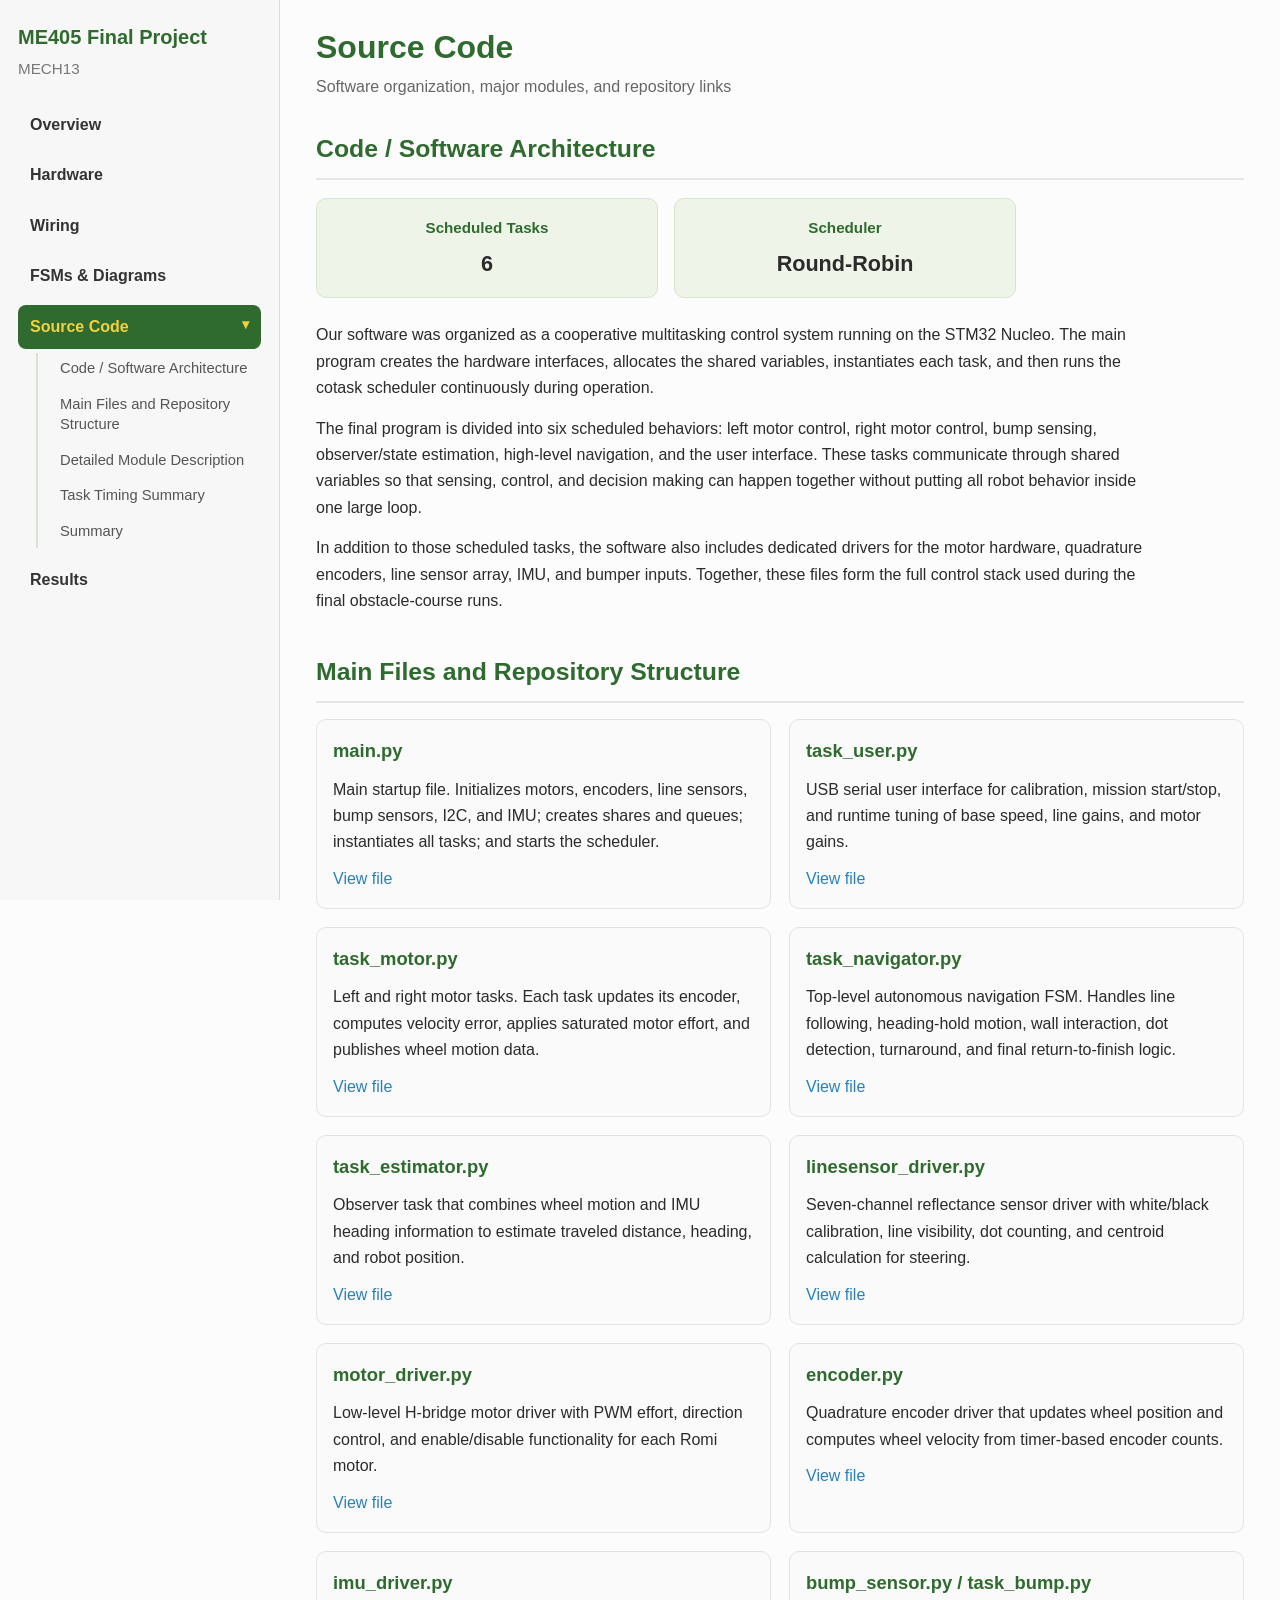
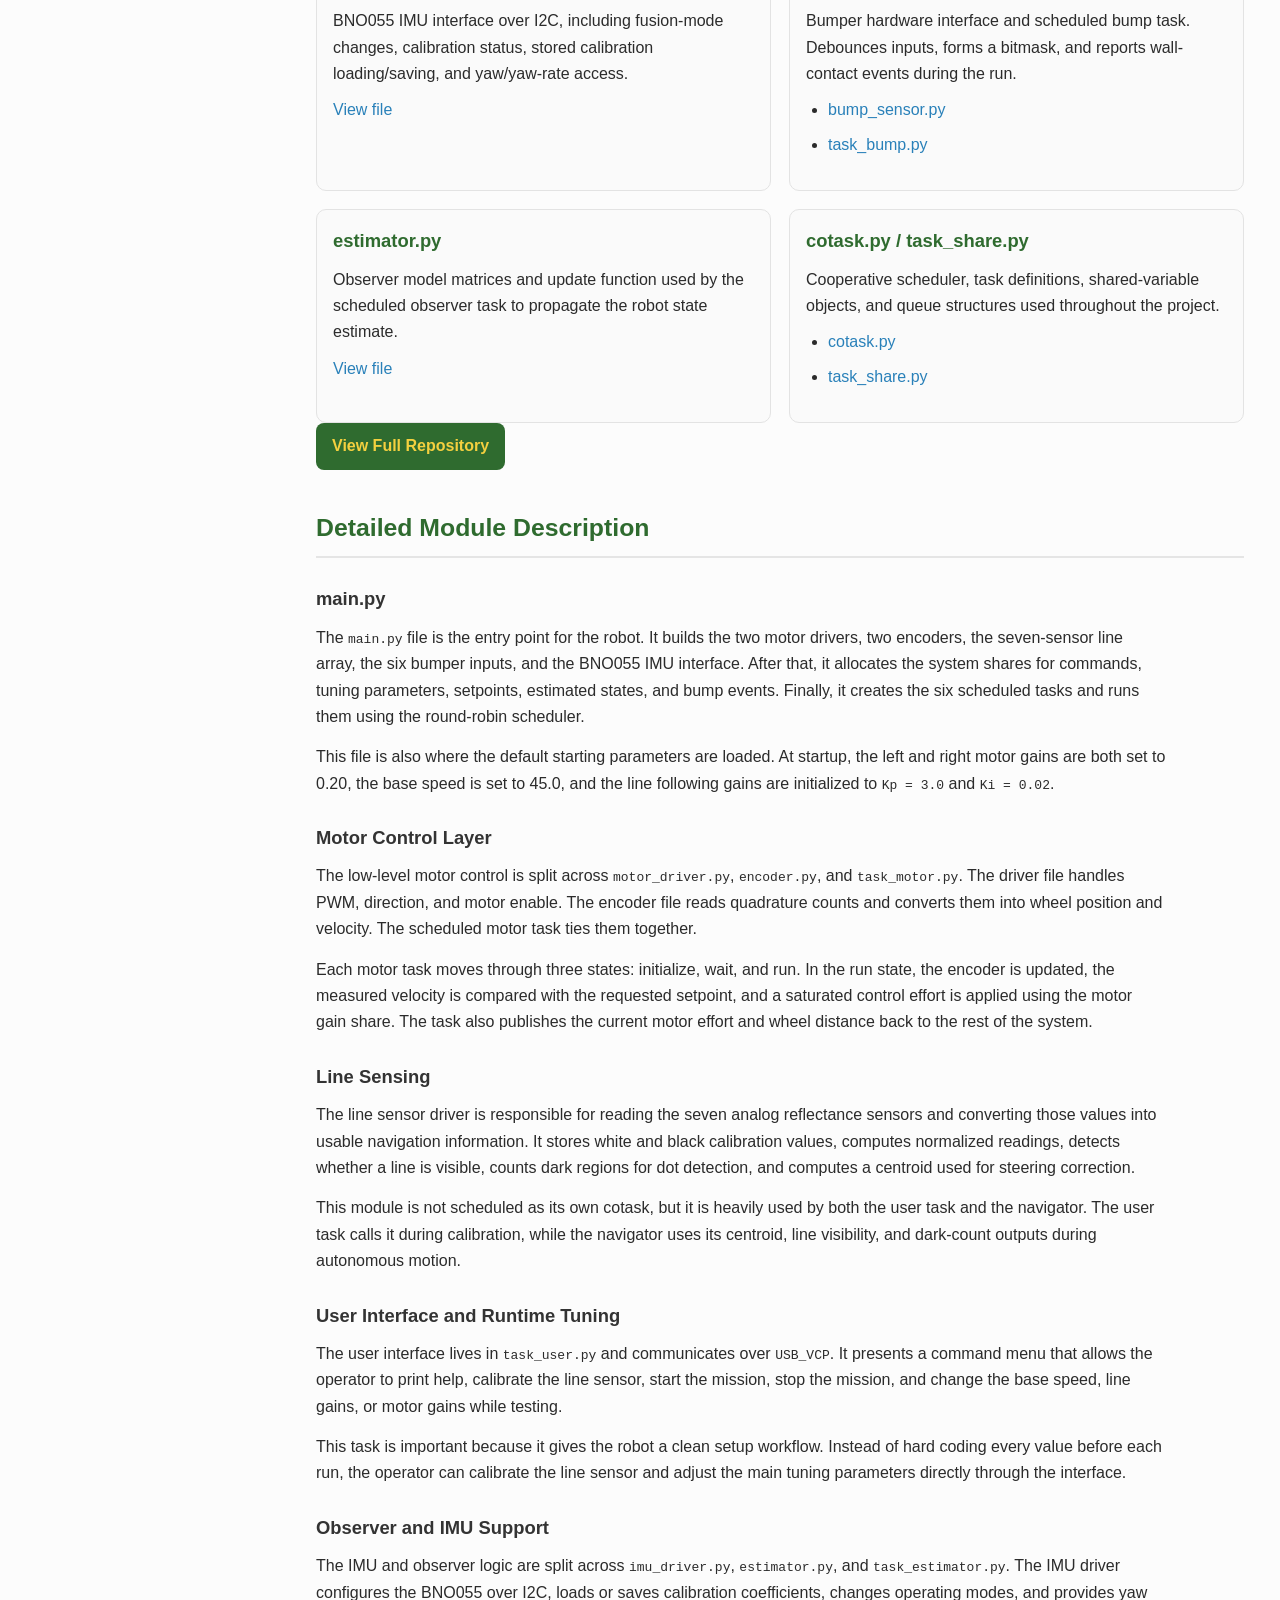
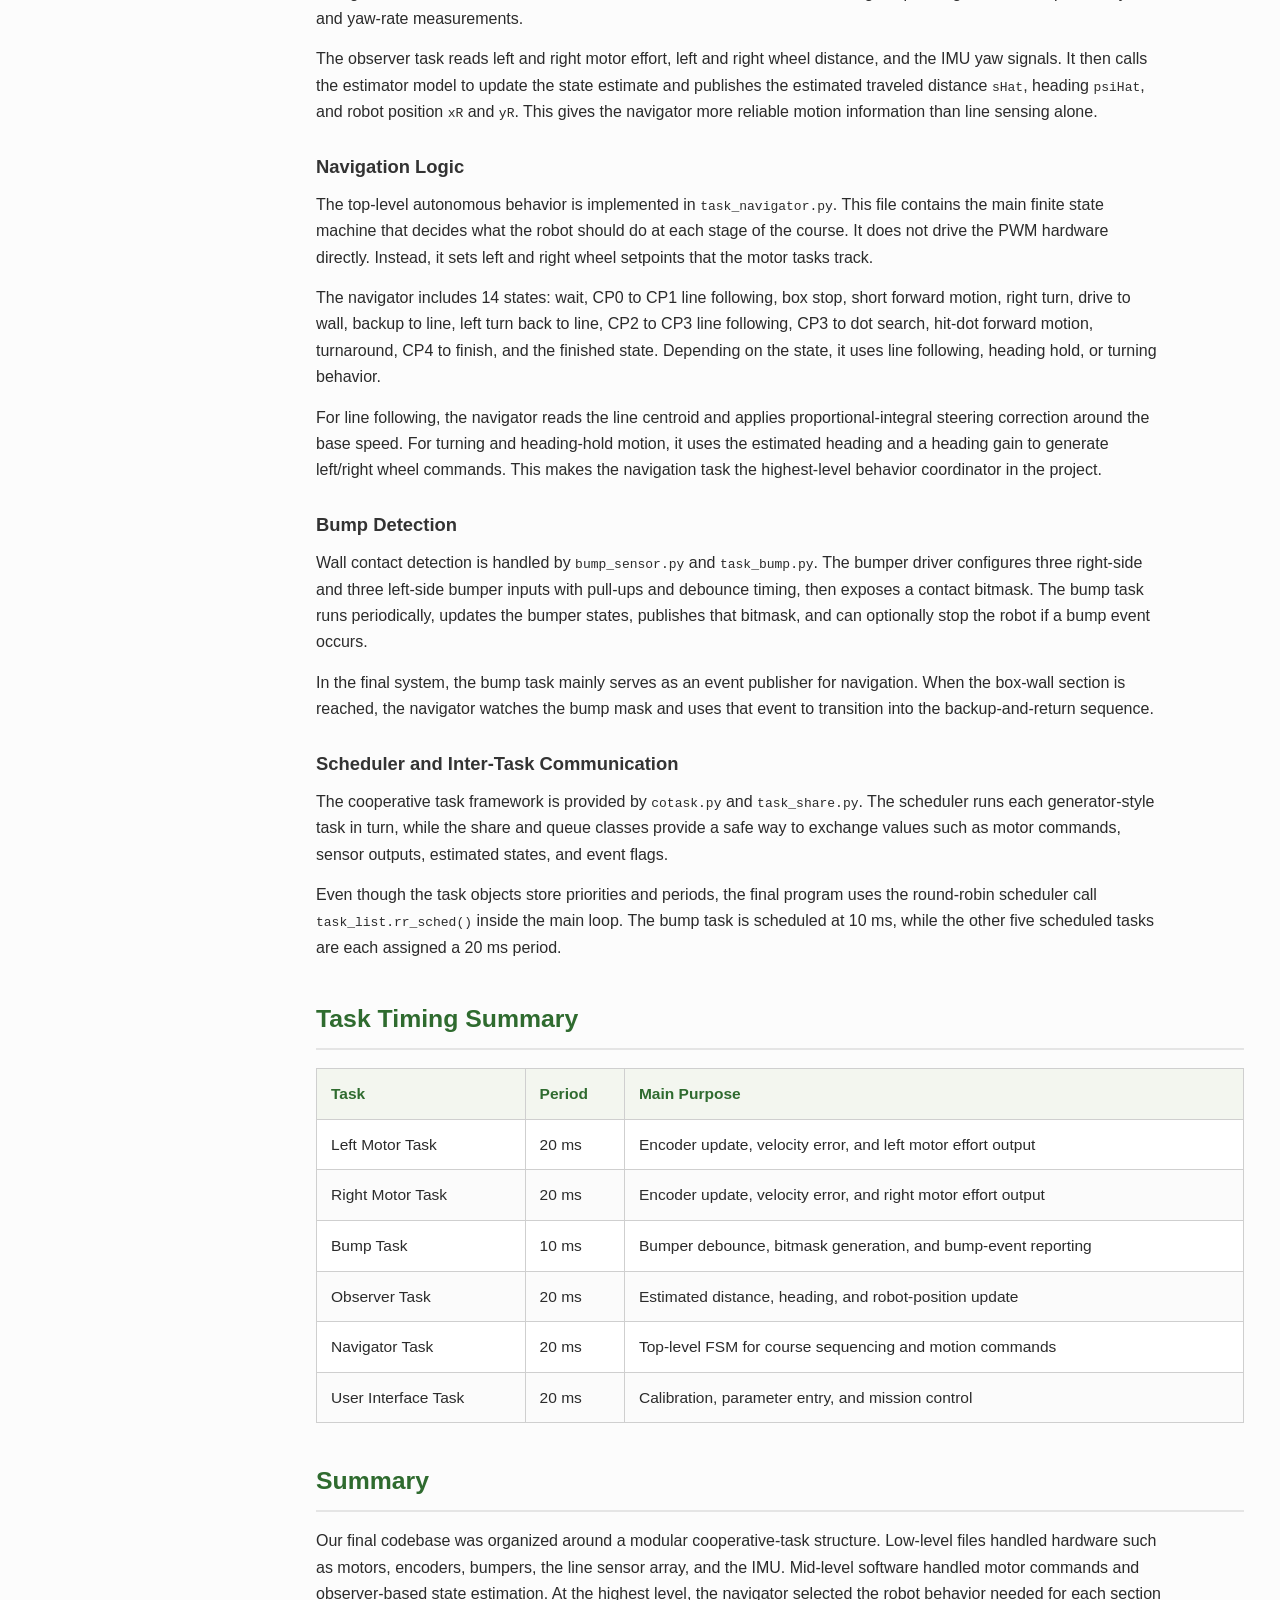
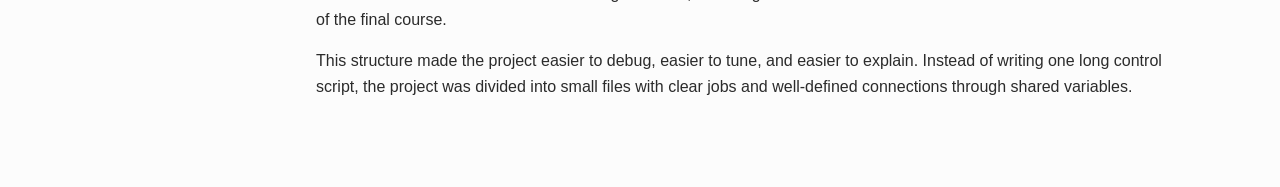
<file: code.html>
<!DOCTYPE html>
<html lang="en">
<head>
  <meta charset="UTF-8" />
  <meta name="viewport" content="width=device-width, initial-scale=1.0" />
  <title>ME405 Final Project - MECH13 | Source Code</title>
  <link rel="stylesheet" href="style.css" />
</head>
<body>
  <div class="page">
    <aside class="sidebar">
      <div class="sidebar-title">
        <h1>ME405 Final Project</h1>
        <p>MECH13</p>
      </div>

      <nav class="sidebar-nav">
        <a href="index.html">Overview</a>
        <a href="hardware.html">Hardware</a>
        <a href="wiring.html">Wiring</a>
        <a href="diagrams.html">FSMs &amp; Diagrams</a>

        <div class="nav-group">
          <a class="active" href="code.html">Source Code</a>
          <div class="sidebar-subnav">
            <a href="#code-software-architecture">Code / Software Architecture</a>
            <a href="#main-files-repository-structure">Main Files and Repository Structure</a>
            <a href="#detailed-module-description">Detailed Module Description</a>
            <a href="#task-timing-summary">Task Timing Summary</a>
            <a href="#code-summary">Summary</a>
          </div>
        </div>

        <a href="results.html">Results</a>
      </nav>
    </aside>

    <main class="content">
      <header class="doc-header">
        <h1>Source Code</h1>
        <p class="subtitle">Software organization, major modules, and repository links</p>
      </header>

      <section class="doc-section" id="code-software-architecture">
        <h2>Code / Software Architecture</h2>

        <div class="stats">
          <div class="stat">
            <span class="stat-label">Scheduled Tasks</span>
            <span class="stat-value">6</span>
          </div>
          <div class="stat">
            <span class="stat-label">Scheduler</span>
            <span class="stat-value">Round-Robin</span>
          </div>
        </div>

        <p>
          Our software was organized as a cooperative multitasking control system running on the
          STM32 Nucleo. The main program creates the hardware interfaces, allocates the shared
          variables, instantiates each task, and then runs the cotask scheduler continuously during
          operation.
        </p>

        <p>
          The final program is divided into six scheduled behaviors: left motor control, right motor
          control, bump sensing, observer/state estimation, high-level navigation, and the user
          interface. These tasks communicate through shared variables so that sensing, control, and
          decision making can happen together without putting all robot behavior inside one large loop.
        </p>

        <p>
          In addition to those scheduled tasks, the software also includes dedicated drivers for the
          motor hardware, quadrature encoders, line sensor array, IMU, and bumper inputs. Together,
          these files form the full control stack used during the final obstacle-course runs.
        </p>
      </section>

      <section class="doc-section" id="main-files-repository-structure">
        <h2>Main Files and Repository Structure</h2>

        <div class="code-grid">
          <div class="code-card">
            <h3>main.py</h3>
            <p>
              Main startup file. Initializes motors, encoders, line sensors, bump sensors, I2C, and
              IMU; creates shares and queues; instantiates all tasks; and starts the scheduler.
            </p>
            <a href="https://github.com/KadenGuevarra/ME405_Final_MECH13/blob/main/main.py" target="_blank" rel="noopener noreferrer">View file</a>
          </div>

          <div class="code-card">
            <h3>task_user.py</h3>
            <p>
              USB serial user interface for calibration, mission start/stop, and runtime tuning of
              base speed, line gains, and motor gains.
            </p>
            <a href="https://github.com/KadenGuevarra/ME405_Final_MECH13/blob/main/task_user.py" target="_blank" rel="noopener noreferrer">View file</a>
          </div>

          <div class="code-card">
            <h3>task_motor.py</h3>
            <p>
              Left and right motor tasks. Each task updates its encoder, computes velocity error,
              applies saturated motor effort, and publishes wheel motion data.
            </p>
            <a href="https://github.com/KadenGuevarra/ME405_Final_MECH13/blob/main/task_motor.py" target="_blank" rel="noopener noreferrer">View file</a>
          </div>

          <div class="code-card">
            <h3>task_navigator.py</h3>
            <p>
              Top-level autonomous navigation FSM. Handles line following, heading-hold motion, wall
              interaction, dot detection, turnaround, and final return-to-finish logic.
            </p>
            <a href="https://github.com/KadenGuevarra/ME405_Final_MECH13/blob/main/task_navigator.py" target="_blank" rel="noopener noreferrer">View file</a>
          </div>

          <div class="code-card">
            <h3>task_estimator.py</h3>
            <p>
              Observer task that combines wheel motion and IMU heading information to estimate
              traveled distance, heading, and robot position.
            </p>
            <a href="https://github.com/KadenGuevarra/ME405_Final_MECH13/blob/main/task_estimator.py" target="_blank" rel="noopener noreferrer">View file</a>
          </div>

          <div class="code-card">
            <h3>linesensor_driver.py</h3>
            <p>
              Seven-channel reflectance sensor driver with white/black calibration, line visibility,
              dot counting, and centroid calculation for steering.
            </p>
            <a href="https://github.com/KadenGuevarra/ME405_Final_MECH13/blob/main/linesensor_driver.py" target="_blank" rel="noopener noreferrer">View file</a>
          </div>

          <div class="code-card">
            <h3>motor_driver.py</h3>
            <p>
              Low-level H-bridge motor driver with PWM effort, direction control, and enable/disable
              functionality for each Romi motor.
            </p>
            <a href="https://github.com/KadenGuevarra/ME405_Final_MECH13/blob/main/motor_driver.py" target="_blank" rel="noopener noreferrer">View file</a>
          </div>

          <div class="code-card">
            <h3>encoder.py</h3>
            <p>
              Quadrature encoder driver that updates wheel position and computes wheel velocity from
              timer-based encoder counts.
            </p>
            <a href="https://github.com/KadenGuevarra/ME405_Final_MECH13/blob/main/encoder.py" target="_blank" rel="noopener noreferrer">View file</a>
          </div>

          <div class="code-card">
            <h3>imu_driver.py</h3>
            <p>
              BNO055 IMU interface over I2C, including fusion-mode changes, calibration status,
              stored calibration loading/saving, and yaw/yaw-rate access.
            </p>
            <a href="https://github.com/KadenGuevarra/ME405_Final_MECH13/blob/main/imu_driver.py" target="_blank" rel="noopener noreferrer">View file</a>
          </div>

          <div class="code-card">
            <h3>bump_sensor.py / task_bump.py</h3>
            <p>
              Bumper hardware interface and scheduled bump task. Debounces inputs, forms a bitmask,
              and reports wall-contact events during the run.
            </p>
            <ul>
              <li><a href="https://github.com/KadenGuevarra/ME405_Final_MECH13/blob/main/bump_sensor.py" target="_blank" rel="noopener noreferrer">bump_sensor.py</a></li>
              <li><a href="https://github.com/KadenGuevarra/ME405_Final_MECH13/blob/main/task_bump.py" target="_blank" rel="noopener noreferrer">task_bump.py</a></li>
            </ul>
          </div>

          <div class="code-card">
            <h3>estimator.py</h3>
            <p>
              Observer model matrices and update function used by the scheduled observer task to
              propagate the robot state estimate.
            </p>
            <a href="https://github.com/KadenGuevarra/ME405_Final_MECH13/blob/main/estimator.py" target="_blank" rel="noopener noreferrer">View file</a>
          </div>

          <div class="code-card">
            <h3>cotask.py / task_share.py</h3>
            <p>
              Cooperative scheduler, task definitions, shared-variable objects, and queue structures
              used throughout the project.
            </p>
            <ul>
              <li><a href="https://github.com/KadenGuevarra/ME405_Final_MECH13/blob/main/cotask.py" target="_blank" rel="noopener noreferrer">cotask.py</a></li>
              <li><a href="https://github.com/KadenGuevarra/ME405_Final_MECH13/blob/main/task_share.py" target="_blank" rel="noopener noreferrer">task_share.py</a></li>
            </ul>
          </div>
        </div>

        <p>
          <a class="repo-button" href="https://github.com/KadenGuevarra/ME405_Final_MECH13" target="_blank" rel="noopener noreferrer">
            View Full Repository
          </a>
        </p>
      </section>

      <section class="doc-section" id="detailed-module-description">
        <h2>Detailed Module Description</h2>

        <h3>main.py</h3>
        <p>
          The <code>main.py</code> file is the entry point for the robot. It builds the two motor
          drivers, two encoders, the seven-sensor line array, the six bumper inputs, and the BNO055
          IMU interface. After that, it allocates the system shares for commands, tuning parameters,
          setpoints, estimated states, and bump events. Finally, it creates the six scheduled tasks
          and runs them using the round-robin scheduler.
        </p>

        <p>
          This file is also where the default starting parameters are loaded. At startup, the left
          and right motor gains are both set to 0.20, the base speed is set to 45.0, and the line
          following gains are initialized to <code>Kp = 3.0</code> and <code>Ki = 0.02</code>.
        </p>

        <h3>Motor Control Layer</h3>
        <p>
          The low-level motor control is split across <code>motor_driver.py</code>,
          <code>encoder.py</code>, and <code>task_motor.py</code>. The driver file handles PWM,
          direction, and motor enable. The encoder file reads quadrature counts and converts them
          into wheel position and velocity. The scheduled motor task ties them together.
        </p>

        <p>
          Each motor task moves through three states: initialize, wait, and run. In the run state,
          the encoder is updated, the measured velocity is compared with the requested setpoint, and
          a saturated control effort is applied using the motor gain share. The task also publishes
          the current motor effort and wheel distance back to the rest of the system.
        </p>

        <h3>Line Sensing</h3>
        <p>
          The line sensor driver is responsible for reading the seven analog reflectance sensors and
          converting those values into usable navigation information. It stores white and black
          calibration values, computes normalized readings, detects whether a line is visible, counts
          dark regions for dot detection, and computes a centroid used for steering correction.
        </p>

        <p>
          This module is not scheduled as its own cotask, but it is heavily used by both the user
          task and the navigator. The user task calls it during calibration, while the navigator uses
          its centroid, line visibility, and dark-count outputs during autonomous motion.
        </p>

        <h3>User Interface and Runtime Tuning</h3>
        <p>
          The user interface lives in <code>task_user.py</code> and communicates over
          <code>USB_VCP</code>. It presents a command menu that allows the operator to print help,
          calibrate the line sensor, start the mission, stop the mission, and change the base speed,
          line gains, or motor gains while testing.
        </p>

        <p>
          This task is important because it gives the robot a clean setup workflow. Instead of hard
          coding every value before each run, the operator can calibrate the line sensor and adjust
          the main tuning parameters directly through the interface.
        </p>

        <h3>Observer and IMU Support</h3>
        <p>
          The IMU and observer logic are split across <code>imu_driver.py</code>,
          <code>estimator.py</code>, and <code>task_estimator.py</code>. The IMU driver configures
          the BNO055 over I2C, loads or saves calibration coefficients, changes operating modes, and
          provides yaw and yaw-rate measurements.
        </p>

        <p>
          The observer task reads left and right motor effort, left and right wheel distance, and the
          IMU yaw signals. It then calls the estimator model to update the state estimate and publishes
          the estimated traveled distance <code>sHat</code>, heading <code>psiHat</code>, and robot
          position <code>xR</code> and <code>yR</code>. This gives the navigator more reliable motion
          information than line sensing alone.
        </p>

        <h3>Navigation Logic</h3>
        <p>
          The top-level autonomous behavior is implemented in <code>task_navigator.py</code>. This
          file contains the main finite state machine that decides what the robot should do at each
          stage of the course. It does not drive the PWM hardware directly. Instead, it sets left and
          right wheel setpoints that the motor tasks track.
        </p>

        <p>
          The navigator includes 14 states: wait, CP0 to CP1 line following, box stop, short forward
          motion, right turn, drive to wall, backup to line, left turn back to line, CP2 to CP3 line
          following, CP3 to dot search, hit-dot forward motion, turnaround, CP4 to finish, and the
          finished state. Depending on the state, it uses line following, heading hold, or turning
          behavior.
        </p>

        <p>
          For line following, the navigator reads the line centroid and applies proportional-integral
          steering correction around the base speed. For turning and heading-hold motion, it uses the
          estimated heading and a heading gain to generate left/right wheel commands. This makes the
          navigation task the highest-level behavior coordinator in the project.
        </p>

        <h3>Bump Detection</h3>
        <p>
          Wall contact detection is handled by <code>bump_sensor.py</code> and
          <code>task_bump.py</code>. The bumper driver configures three right-side and three left-side
          bumper inputs with pull-ups and debounce timing, then exposes a contact bitmask. The bump
          task runs periodically, updates the bumper states, publishes that bitmask, and can optionally
          stop the robot if a bump event occurs.
        </p>

        <p>
          In the final system, the bump task mainly serves as an event publisher for navigation. When
          the box-wall section is reached, the navigator watches the bump mask and uses that event to
          transition into the backup-and-return sequence.
        </p>

        <h3>Scheduler and Inter-Task Communication</h3>
        <p>
          The cooperative task framework is provided by <code>cotask.py</code> and
          <code>task_share.py</code>. The scheduler runs each generator-style task in turn, while the
          share and queue classes provide a safe way to exchange values such as motor commands, sensor
          outputs, estimated states, and event flags.
        </p>

        <p>
          Even though the task objects store priorities and periods, the final program uses the
          round-robin scheduler call <code>task_list.rr_sched()</code> inside the main loop. The bump
          task is scheduled at 10 ms, while the other five scheduled tasks are each assigned a 20 ms
          period.
        </p>
      </section>

      <section class="doc-section" id="task-timing-summary">
        <h2>Task Timing Summary</h2>

        <div class="table-wrap">
          <table class="doc-table">
            <thead>
              <tr>
                <th>Task</th>
                <th>Period</th>
                <th>Main Purpose</th>
              </tr>
            </thead>
            <tbody>
              <tr>
                <td>Left Motor Task</td>
                <td>20 ms</td>
                <td>Encoder update, velocity error, and left motor effort output</td>
              </tr>
              <tr>
                <td>Right Motor Task</td>
                <td>20 ms</td>
                <td>Encoder update, velocity error, and right motor effort output</td>
              </tr>
              <tr>
                <td>Bump Task</td>
                <td>10 ms</td>
                <td>Bumper debounce, bitmask generation, and bump-event reporting</td>
              </tr>
              <tr>
                <td>Observer Task</td>
                <td>20 ms</td>
                <td>Estimated distance, heading, and robot-position update</td>
              </tr>
              <tr>
                <td>Navigator Task</td>
                <td>20 ms</td>
                <td>Top-level FSM for course sequencing and motion commands</td>
              </tr>
              <tr>
                <td>User Interface Task</td>
                <td>20 ms</td>
                <td>Calibration, parameter entry, and mission control</td>
              </tr>
            </tbody>
          </table>
        </div>
      </section>

      <section class="doc-section" id="code-summary">
        <h2>Summary</h2>
        <p>
          Our final codebase was organized around a modular cooperative-task structure. Low-level
          files handled hardware such as motors, encoders, bumpers, the line sensor array, and the
          IMU. Mid-level software handled motor commands and observer-based state estimation. At the
          highest level, the navigator selected the robot behavior needed for each section of the
          final course.
        </p>

        <p>
          This structure made the project easier to debug, easier to tune, and easier to explain.
          Instead of writing one long control script, the project was divided into small files with
          clear jobs and well-defined connections through shared variables.
        </p>
      </section>
    </main>
  </div>
</body>
</html>
</file>
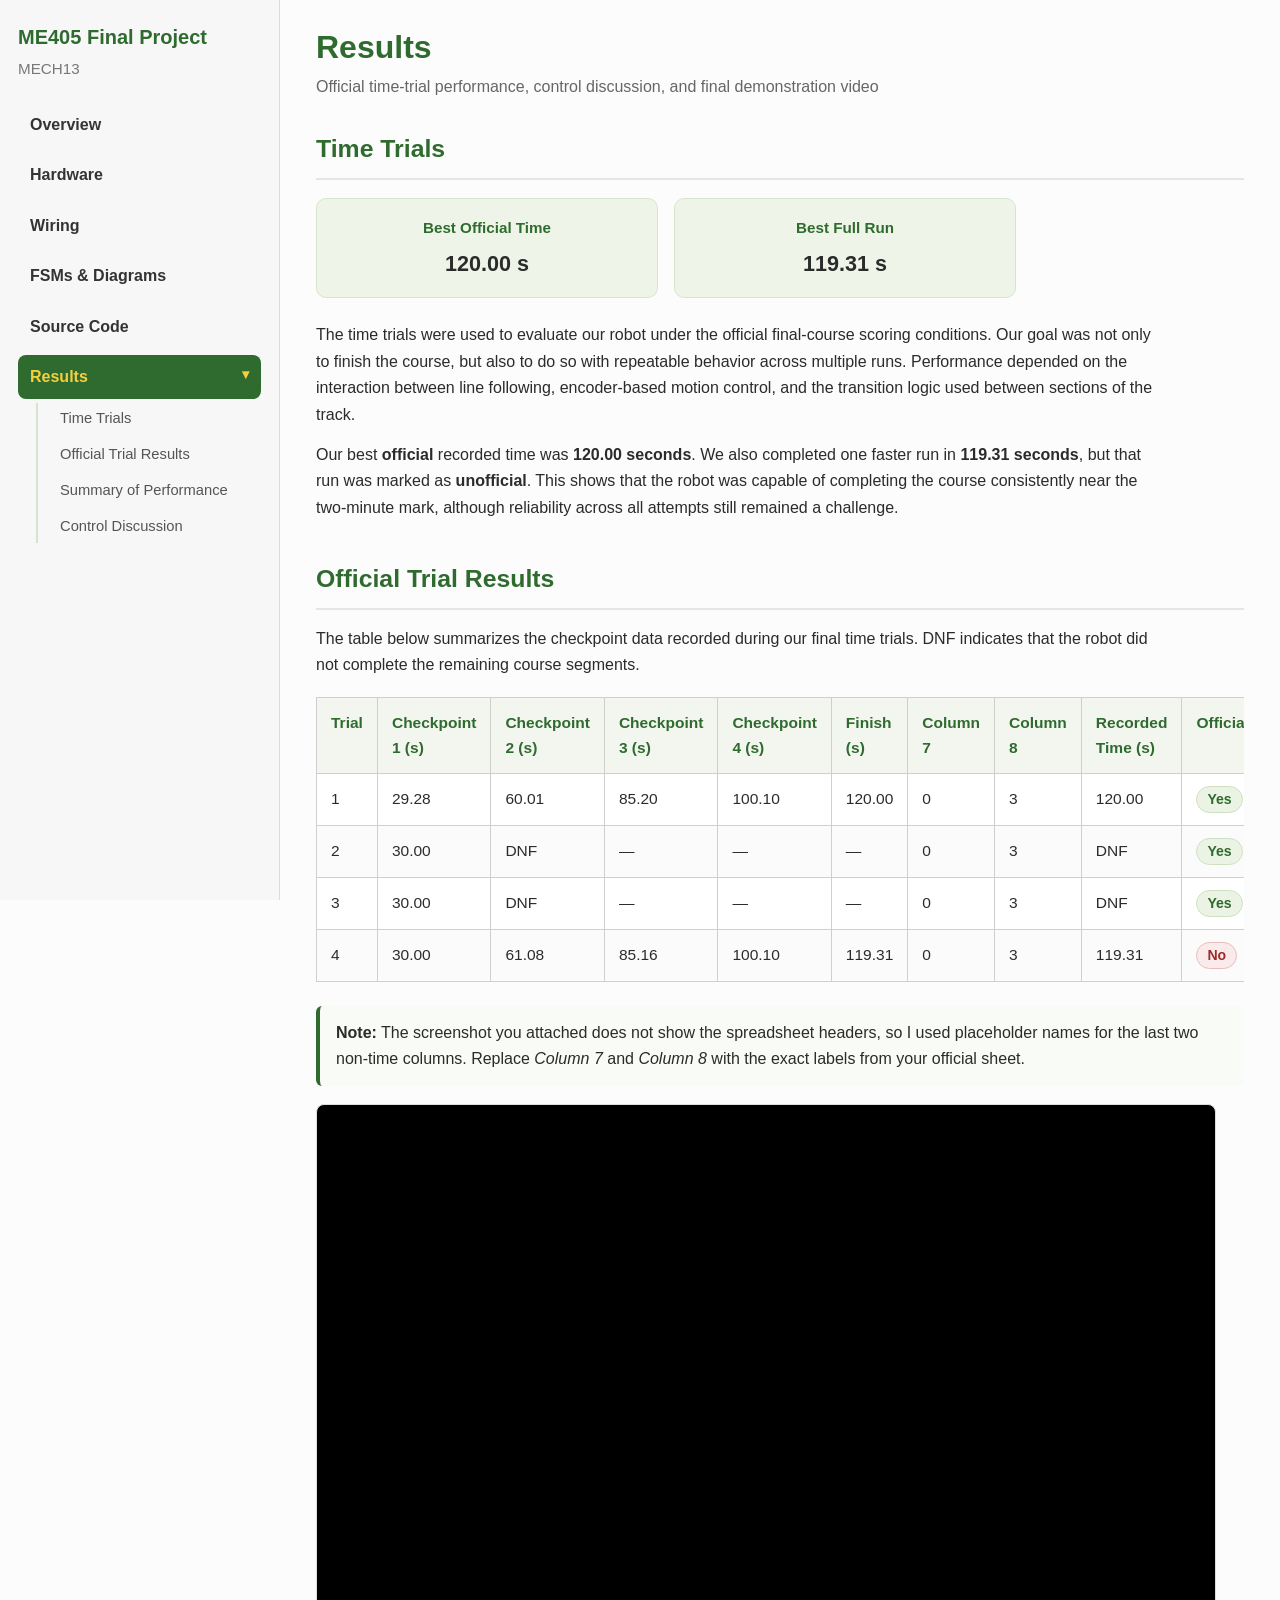
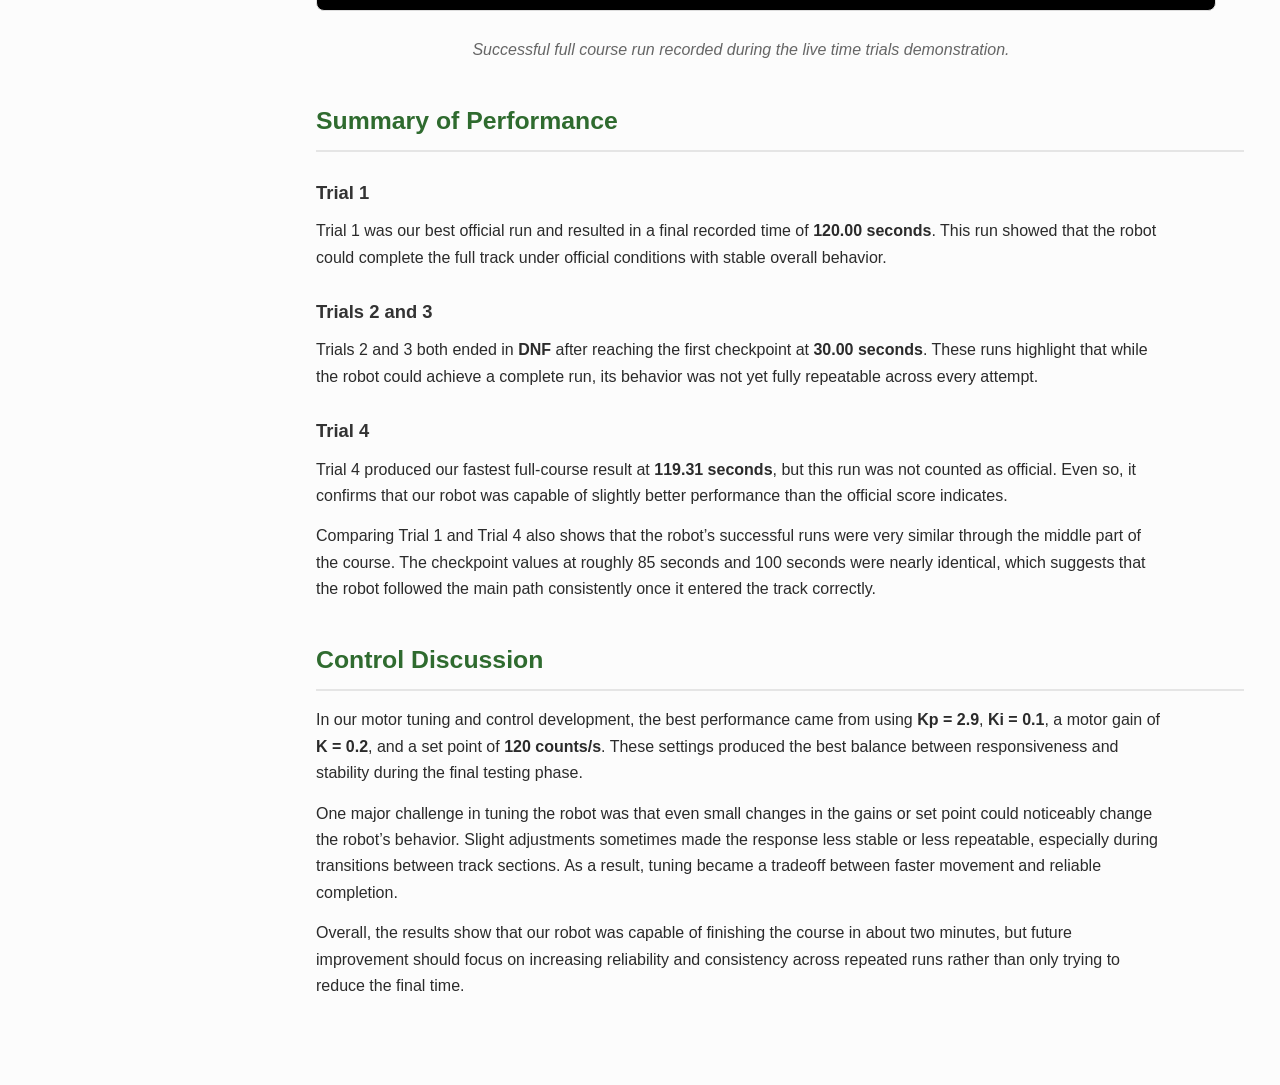
<file: results.html>
<!DOCTYPE html>
<html lang="en">
<head>
  <meta charset="UTF-8" />
  <meta name="viewport" content="width=device-width, initial-scale=1.0" />
  <title>ME405 Final Project - MECH13 | Results</title>
  <link rel="stylesheet" href="style.css" />
</head>
<body>
  <div class="page">
    <aside class="sidebar">
      <div class="sidebar-title">
        <h1>ME405 Final Project</h1>
        <p>MECH13</p>
      </div>

      <nav class="sidebar-nav">
        <a href="index.html">Overview</a>
        <a href="hardware.html">Hardware</a>
        <a href="wiring.html">Wiring</a>
        <a href="diagrams.html">FSMs &amp; Diagrams</a>
        <a href="code.html">Source Code</a>

        <div class="nav-group">
          <a class="active" href="results.html">Results</a>
          <div class="sidebar-subnav">
            <a href="#time-trials">Time Trials</a>
            <a href="#official-trial-results">Official Trial Results</a>
            <a href="#summary-of-performance">Summary of Performance</a>
            <a href="#control-discussion">Control Discussion</a>
          </div>
        </div>
      </nav>
    </aside>

    <main class="content">
      <header class="doc-header">
        <h1>Results</h1>
        <p class="subtitle">Official time-trial performance, control discussion, and final demonstration video</p>
      </header>

      <section class="doc-section" id="time-trials">
        <h2>Time Trials</h2>

        <div class="stats">
          <div class="stat">
            <span class="stat-label">Best Official Time</span>
            <span class="stat-value">120.00 s</span>
          </div>
          <div class="stat">
            <span class="stat-label">Best Full Run</span>
            <span class="stat-value">119.31 s</span>
          </div>
        </div>

        <p>
          The time trials were used to evaluate our robot under the official final-course scoring
          conditions. Our goal was not only to finish the course, but also to do so with repeatable
          behavior across multiple runs. Performance depended on the interaction between line following,
          encoder-based motion control, and the transition logic used between sections of the track.
        </p>

        <p>
          Our best <strong>official</strong> recorded time was <strong>120.00 seconds</strong>.
          We also completed one faster run in <strong>119.31 seconds</strong>, but that run was
          marked as <strong>unofficial</strong>. This shows that the robot was capable of completing
          the course consistently near the two-minute mark, although reliability across all attempts
          still remained a challenge.
        </p>
      </section>

      <section class="doc-section" id="official-trial-results">
        <h2>Official Trial Results</h2>

        <p>
          The table below summarizes the checkpoint data recorded during our final time trials.
          DNF indicates that the robot did not complete the remaining course segments.
        </p>

        <div class="table-wrap">
          <table class="doc-table results-table">
            <thead>
              <tr>
                <th>Trial</th>
                <th>Checkpoint 1 (s)</th>
                <th>Checkpoint 2 (s)</th>
                <th>Checkpoint 3 (s)</th>
                <th>Checkpoint 4 (s)</th>
                <th>Finish (s)</th>
                <th>Column 7</th>
                <th>Column 8</th>
                <th>Recorded Time (s)</th>
                <th>Official</th>
              </tr>
            </thead>
            <tbody>
              <tr>
                <td>1</td>
                <td>29.28</td>
                <td>60.01</td>
                <td>85.20</td>
                <td>100.10</td>
                <td>120.00</td>
                <td>0</td>
                <td>3</td>
                <td>120.00</td>
                <td><span class="status-badge status-yes">Yes</span></td>
              </tr>
              <tr>
                <td>2</td>
                <td>30.00</td>
                <td>DNF</td>
                <td>—</td>
                <td>—</td>
                <td>—</td>
                <td>0</td>
                <td>3</td>
                <td>DNF</td>
                <td><span class="status-badge status-yes">Yes</span></td>
              </tr>
              <tr>
                <td>3</td>
                <td>30.00</td>
                <td>DNF</td>
                <td>—</td>
                <td>—</td>
                <td>—</td>
                <td>0</td>
                <td>3</td>
                <td>DNF</td>
                <td><span class="status-badge status-yes">Yes</span></td>
              </tr>
              <tr>
                <td>4</td>
                <td>30.00</td>
                <td>61.08</td>
                <td>85.16</td>
                <td>100.10</td>
                <td>119.31</td>
                <td>0</td>
                <td>3</td>
                <td>119.31</td>
                <td><span class="status-badge status-no">No</span></td>
              </tr>
            </tbody>
          </table>
        </div>

        <div class="note-box">
          <strong>Note:</strong> The screenshot you attached does not show the spreadsheet headers,
          so I used placeholder names for the last two non-time columns. Replace
          <em>Column 7</em> and <em>Column 8</em> with the exact labels from your official sheet.
        </div>

        <div class="video-embed large-video">
          <iframe
            src="https://www.youtube.com/embed/V55OzWEsSkU"
            title="ME405 Final Project Video Demo"
            allow="accelerometer; autoplay; clipboard-write; encrypted-media; gyroscope; picture-in-picture; web-share"
            allowfullscreen>
          </iframe>
        </div>

        <p class="video-caption">
          Successful full course run recorded during the live time trials demonstration.
        </p>
      </section>

      <section class="doc-section" id="summary-of-performance">
        <h2>Summary of Performance</h2>

        <h3>Trial 1</h3>
        <p>
          Trial 1 was our best official run and resulted in a final recorded time of
          <strong>120.00 seconds</strong>. This run showed that the robot could complete the full
          track under official conditions with stable overall behavior.
        </p>

        <h3>Trials 2 and 3</h3>
        <p>
          Trials 2 and 3 both ended in <strong>DNF</strong> after reaching the first checkpoint
          at <strong>30.00 seconds</strong>. These runs highlight that while the robot could achieve
          a complete run, its behavior was not yet fully repeatable across every attempt.
        </p>

        <h3>Trial 4</h3>
        <p>
          Trial 4 produced our fastest full-course result at <strong>119.31 seconds</strong>, but
          this run was not counted as official. Even so, it confirms that our robot was capable of
          slightly better performance than the official score indicates.
        </p>

        <p>
          Comparing Trial 1 and Trial 4 also shows that the robot’s successful runs were very similar
          through the middle part of the course. The checkpoint values at roughly 85 seconds and
          100 seconds were nearly identical, which suggests that the robot followed the main path
          consistently once it entered the track correctly.
        </p>
      </section>

      <section class="doc-section" id="control-discussion">
        <h2>Control Discussion</h2>

        <p>
          In our motor tuning and control development, the best performance came from using
          <strong>Kp = 2.9</strong>, <strong>Ki = 0.1</strong>, a motor gain of
          <strong>K = 0.2</strong>, and a set point of <strong>120 counts/s</strong>.
          These settings produced the best balance between responsiveness and stability during
          the final testing phase.
        </p>

        <p>
          One major challenge in tuning the robot was that even small changes in the gains or set point
          could noticeably change the robot’s behavior. Slight adjustments sometimes made the response
          less stable or less repeatable, especially during transitions between track sections.
          As a result, tuning became a tradeoff between faster movement and reliable completion.
        </p>

        <p>
          Overall, the results show that our robot was capable of finishing the course in about
          two minutes, but future improvement should focus on increasing reliability and consistency
          across repeated runs rather than only trying to reduce the final time.
        </p>
      </section>
    </main>
  </div>
</body>
</html>
</file>
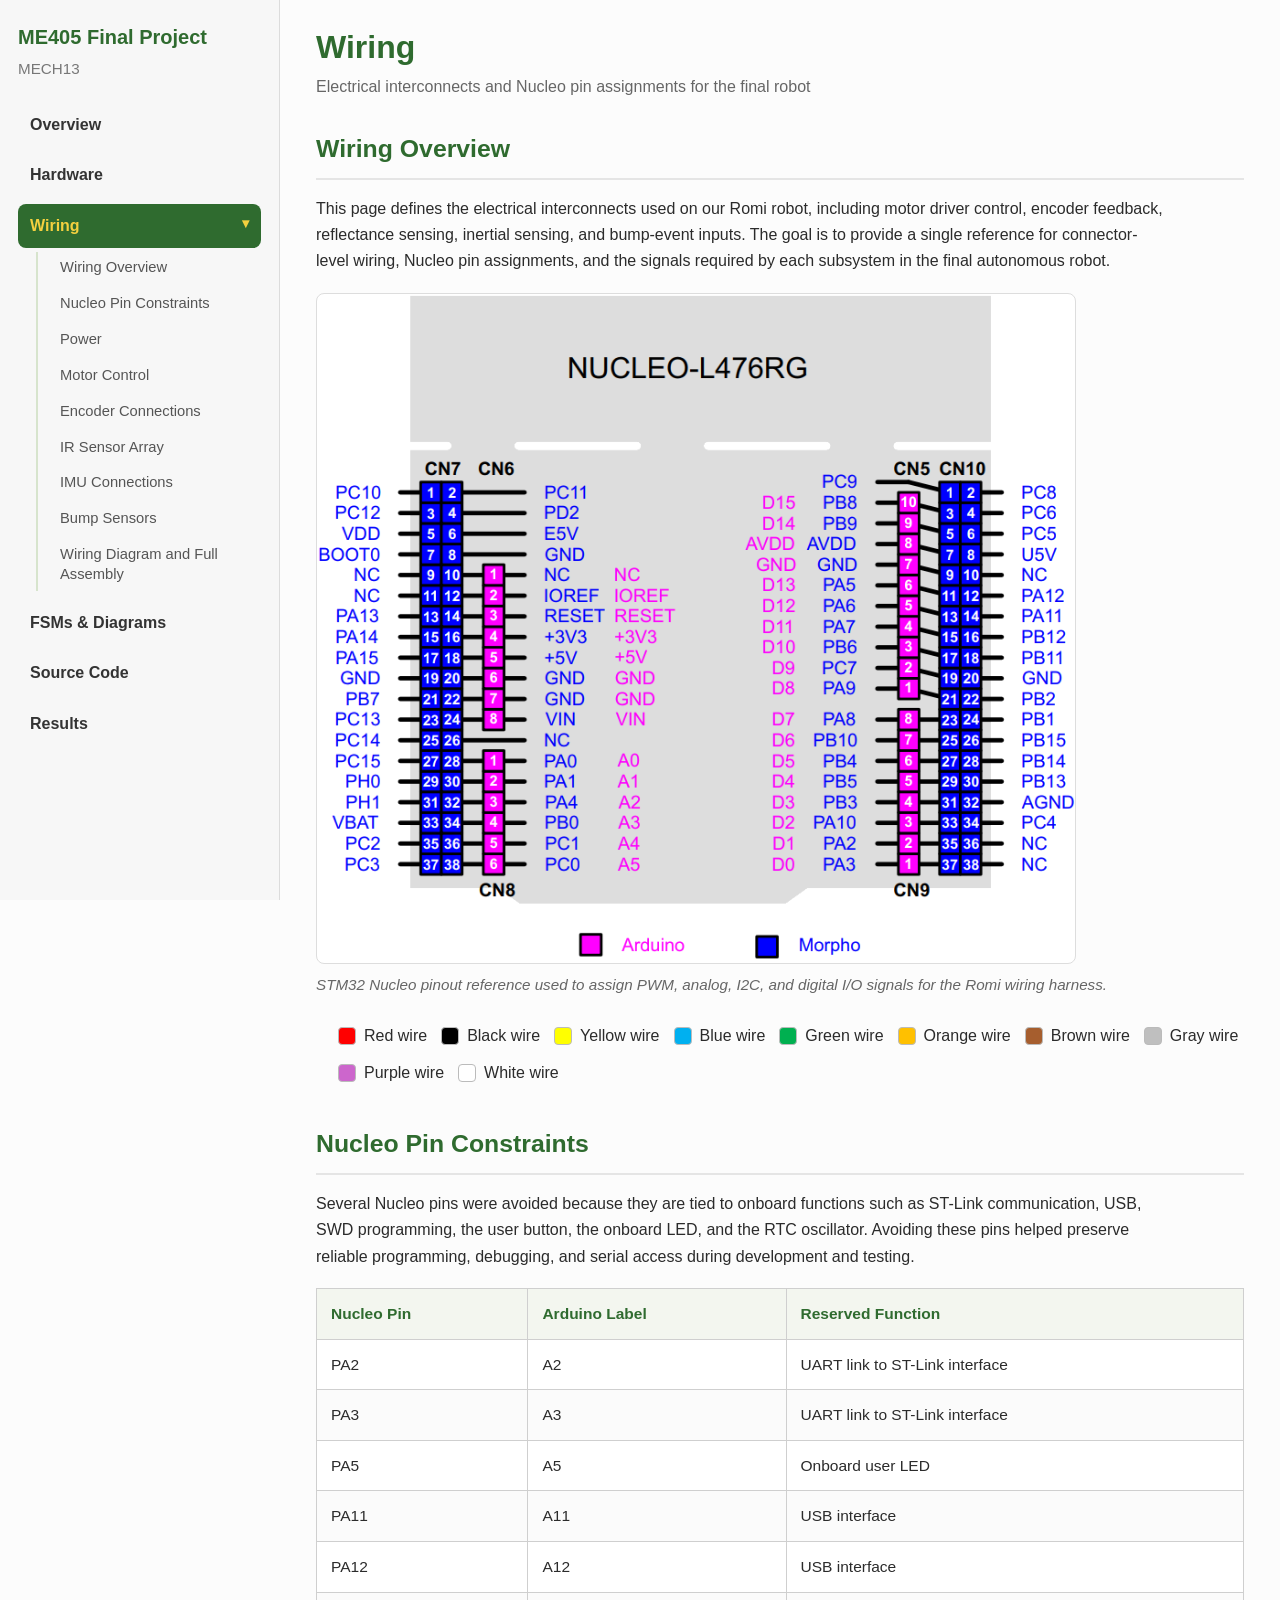
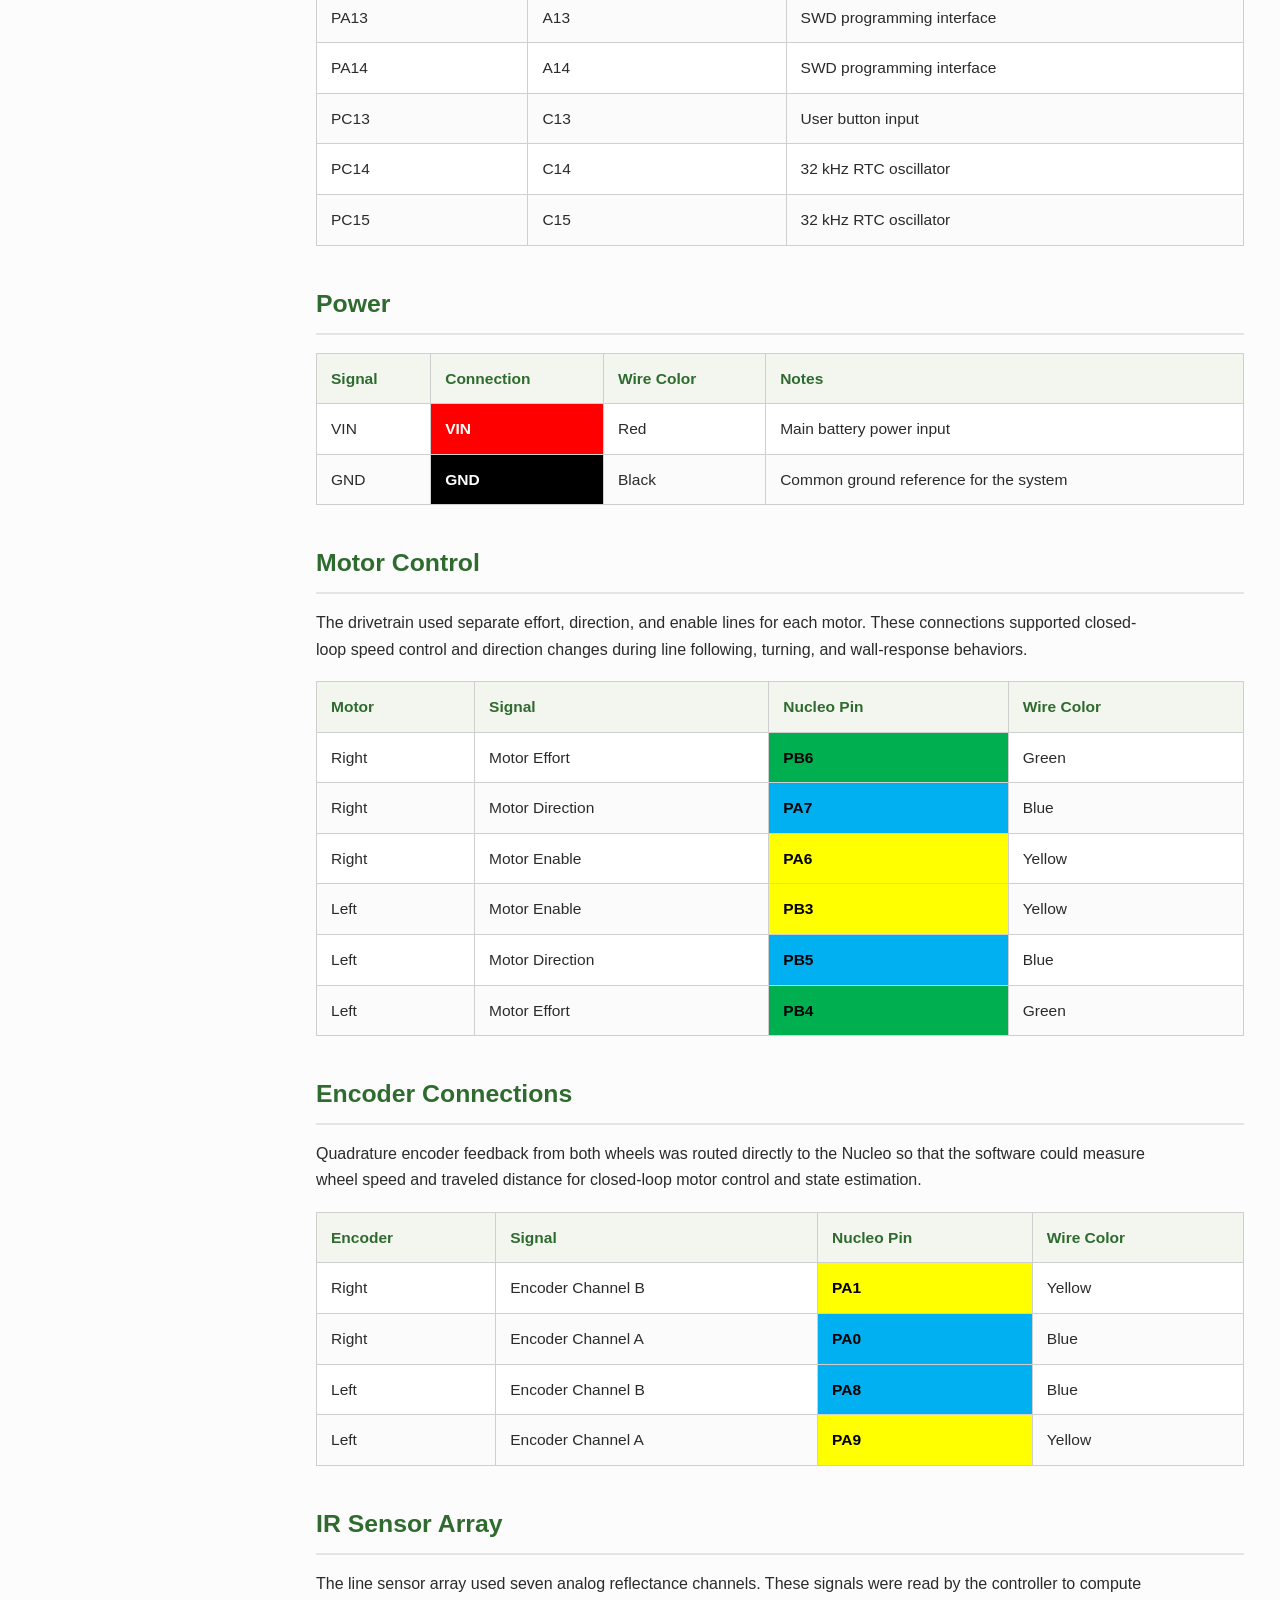
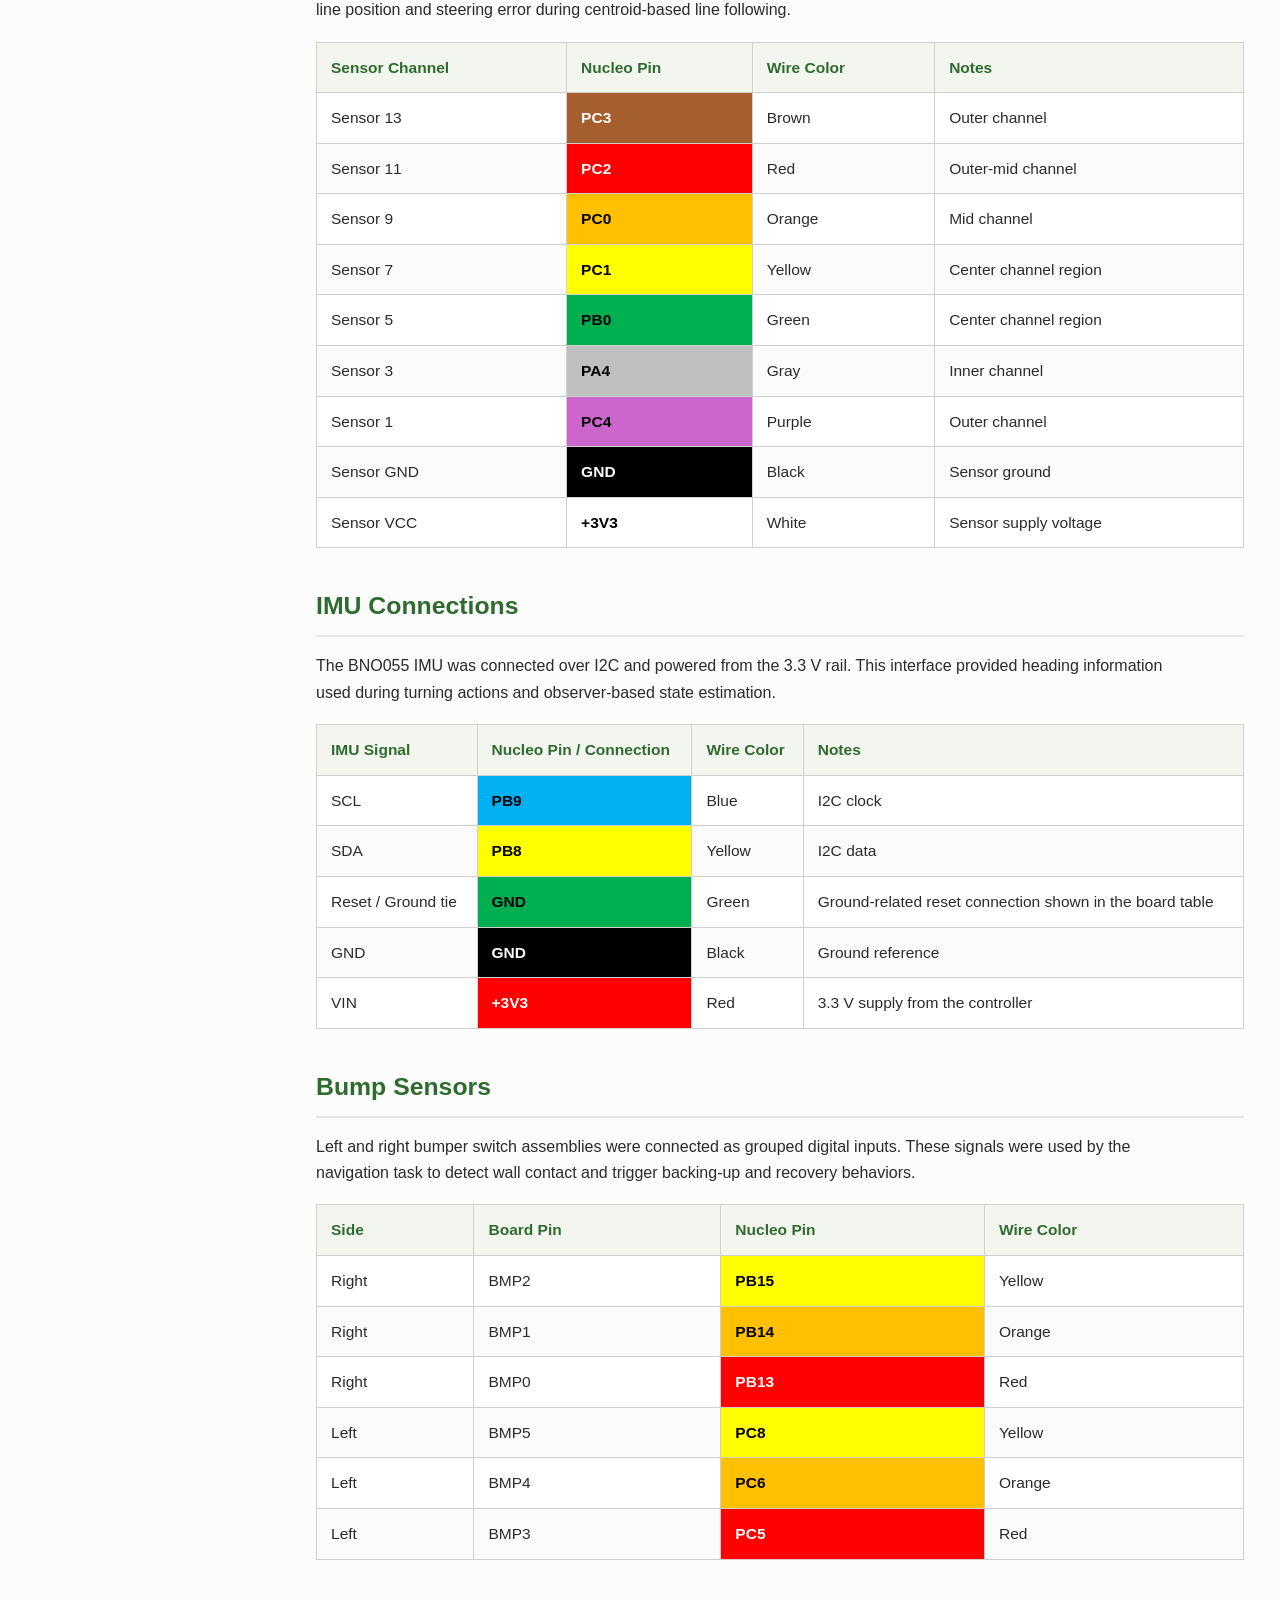
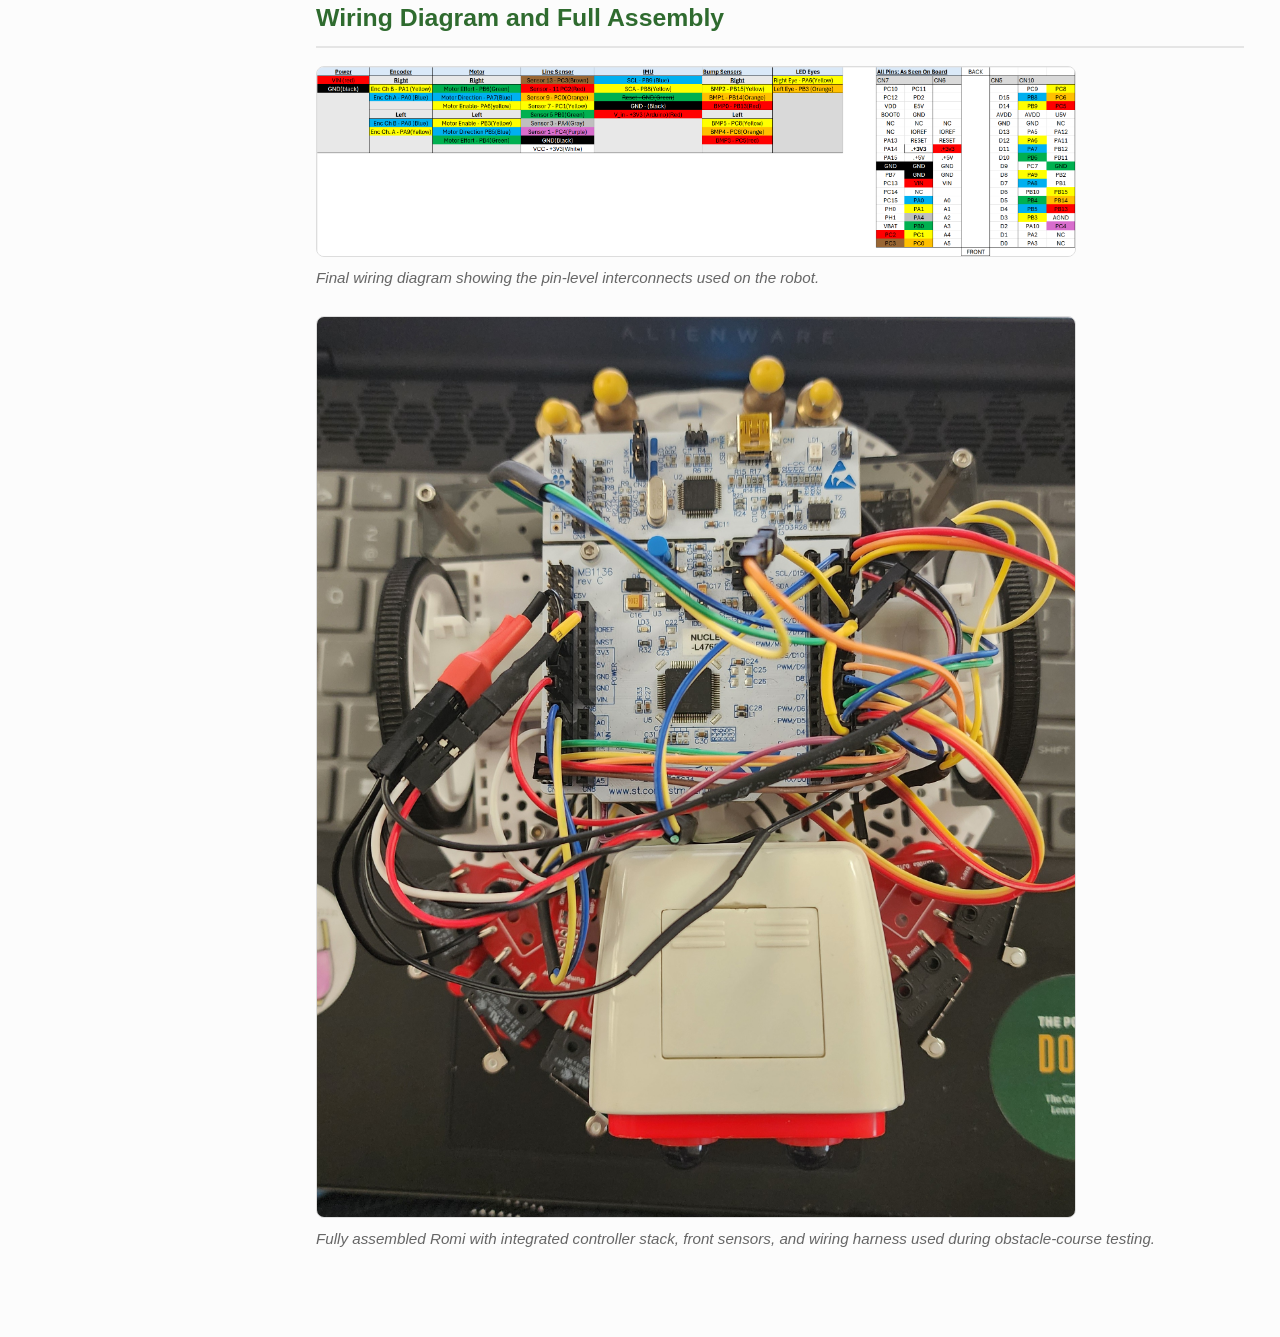
<file: wiring.html>
<!DOCTYPE html>
<html lang="en">
<head>
  <meta charset="UTF-8" />
  <meta name="viewport" content="width=device-width, initial-scale=1.0" />
  <title>ME405 Final Project - MECH13 | Wiring</title>
  <link rel="stylesheet" href="style.css" />
</head>
<body>
  <div class="page">
    <aside class="sidebar">
      <div class="sidebar-title">
        <h1>ME405 Final Project</h1>
        <p>MECH13</p>
      </div>

      <nav class="sidebar-nav">
        <a href="index.html">Overview</a>
        <a href="hardware.html">Hardware</a>

        <div class="nav-group">
          <a class="active" href="wiring.html">Wiring</a>
          <div class="sidebar-subnav">
            <a href="#wiring-overview">Wiring Overview</a>
            <a href="#nucleo-pin-constraints">Nucleo Pin Constraints</a>
            <a href="#power">Power</a>
            <a href="#motor-control">Motor Control</a>
            <a href="#encoder-connections">Encoder Connections</a>
            <a href="#ir-sensor-array">IR Sensor Array</a>
            <a href="#imu-connections">IMU Connections</a>
            <a href="#bump-sensors">Bump Sensors</a>
            <a href="#wiring-diagram-full-assembly">Wiring Diagram and Full Assembly</a>
          </div>
        </div>

        <a href="diagrams.html">FSMs &amp; Diagrams</a>
        <a href="code.html">Source Code</a>
        <a href="results.html">Results</a>
      </nav>
    </aside>

    <main class="content">
      <header class="doc-header">
        <h1>Wiring</h1>
        <p class="subtitle">Electrical interconnects and Nucleo pin assignments for the final robot</p>
      </header>

      <section class="doc-section" id="wiring-overview">
        <h2>Wiring Overview</h2>
        <p>
          This page defines the electrical interconnects used on our Romi robot, including motor
          driver control, encoder feedback, reflectance sensing, inertial sensing, and bump-event
          inputs. The goal is to provide a single reference for connector-level wiring, Nucleo pin
          assignments, and the signals required by each subsystem in the final autonomous robot.
        </p>

        <figure class="doc-figure">
          <img src="pinout.png" alt="STM32 Nucleo pinout reference" />
          <figcaption>
            STM32 Nucleo pinout reference used to assign PWM, analog, I2C, and digital I/O signals
            for the Romi wiring harness.
          </figcaption>
        </figure>

        <ul class="color-legend">
          <li><span class="legend-swatch legend-red"></span> Red wire</li>
          <li><span class="legend-swatch legend-black"></span> Black wire</li>
          <li><span class="legend-swatch legend-yellow"></span> Yellow wire</li>
          <li><span class="legend-swatch legend-blue"></span> Blue wire</li>
          <li><span class="legend-swatch legend-green"></span> Green wire</li>
          <li><span class="legend-swatch legend-orange"></span> Orange wire</li>
          <li><span class="legend-swatch legend-brown"></span> Brown wire</li>
          <li><span class="legend-swatch legend-gray"></span> Gray wire</li>
          <li><span class="legend-swatch legend-purple"></span> Purple wire</li>
          <li><span class="legend-swatch legend-white"></span> White wire</li>
        </ul>
      </section>

      <section class="doc-section" id="nucleo-pin-constraints">
        <h2>Nucleo Pin Constraints</h2>
        <p>
          Several Nucleo pins were avoided because they are tied to onboard functions such as ST-Link
          communication, USB, SWD programming, the user button, the onboard LED, and the RTC oscillator.
          Avoiding these pins helped preserve reliable programming, debugging, and serial access during
          development and testing.
        </p>

        <div class="table-wrap">
          <table class="doc-table">
            <thead>
              <tr>
                <th scope="col">Nucleo Pin</th>
                <th scope="col">Arduino Label</th>
                <th scope="col">Reserved Function</th>
              </tr>
            </thead>
            <tbody>
              <tr><td>PA2</td><td>A2</td><td>UART link to ST-Link interface</td></tr>
              <tr><td>PA3</td><td>A3</td><td>UART link to ST-Link interface</td></tr>
              <tr><td>PA5</td><td>A5</td><td>Onboard user LED</td></tr>
              <tr><td>PA11</td><td>A11</td><td>USB interface</td></tr>
              <tr><td>PA12</td><td>A12</td><td>USB interface</td></tr>
              <tr><td>PA13</td><td>A13</td><td>SWD programming interface</td></tr>
              <tr><td>PA14</td><td>A14</td><td>SWD programming interface</td></tr>
              <tr><td>PC13</td><td>C13</td><td>User button input</td></tr>
              <tr><td>PC14</td><td>C14</td><td>32 kHz RTC oscillator</td></tr>
              <tr><td>PC15</td><td>C15</td><td>32 kHz RTC oscillator</td></tr>
            </tbody>
          </table>
        </div>
      </section>

      <section class="doc-section" id="power">
        <h2>Power</h2>
        <div class="table-wrap">
          <table class="doc-table">
            <thead>
              <tr>
                <th scope="col">Signal</th>
                <th scope="col">Connection</th>
                <th scope="col">Wire Color</th>
                <th scope="col">Notes</th>
              </tr>
            </thead>
            <tbody>
              <tr>
                <td>VIN</td>
                <td class="pin-red">VIN</td>
                <td>Red</td>
                <td>Main battery power input</td>
              </tr>
              <tr>
                <td>GND</td>
                <td class="pin-black">GND</td>
                <td>Black</td>
                <td>Common ground reference for the system</td>
              </tr>
            </tbody>
          </table>
        </div>
      </section>

      <section class="doc-section" id="motor-control">
        <h2>Motor Control</h2>
        <p>
          The drivetrain used separate effort, direction, and enable lines for each motor. These
          connections supported closed-loop speed control and direction changes during line following,
          turning, and wall-response behaviors.
        </p>

        <div class="table-wrap">
          <table class="doc-table">
            <thead>
              <tr>
                <th scope="col">Motor</th>
                <th scope="col">Signal</th>
                <th scope="col">Nucleo Pin</th>
                <th scope="col">Wire Color</th>
              </tr>
            </thead>
            <tbody>
              <tr><td>Right</td><td>Motor Effort</td><td class="pin-green">PB6</td><td>Green</td></tr>
              <tr><td>Right</td><td>Motor Direction</td><td class="pin-blue">PA7</td><td>Blue</td></tr>
              <tr><td>Right</td><td>Motor Enable</td><td class="pin-yellow">PA6</td><td>Yellow</td></tr>
              <tr><td>Left</td><td>Motor Enable</td><td class="pin-yellow">PB3</td><td>Yellow</td></tr>
              <tr><td>Left</td><td>Motor Direction</td><td class="pin-blue">PB5</td><td>Blue</td></tr>
              <tr><td>Left</td><td>Motor Effort</td><td class="pin-green">PB4</td><td>Green</td></tr>
            </tbody>
          </table>
        </div>
      </section>

      <section class="doc-section" id="encoder-connections">
        <h2>Encoder Connections</h2>
        <p>
          Quadrature encoder feedback from both wheels was routed directly to the Nucleo so that the
          software could measure wheel speed and traveled distance for closed-loop motor control and
          state estimation.
        </p>

        <div class="table-wrap">
          <table class="doc-table">
            <thead>
              <tr>
                <th scope="col">Encoder</th>
                <th scope="col">Signal</th>
                <th scope="col">Nucleo Pin</th>
                <th scope="col">Wire Color</th>
              </tr>
            </thead>
            <tbody>
              <tr><td>Right</td><td>Encoder Channel B</td><td class="pin-yellow">PA1</td><td>Yellow</td></tr>
              <tr><td>Right</td><td>Encoder Channel A</td><td class="pin-blue">PA0</td><td>Blue</td></tr>
              <tr><td>Left</td><td>Encoder Channel B</td><td class="pin-blue">PA8</td><td>Blue</td></tr>
              <tr><td>Left</td><td>Encoder Channel A</td><td class="pin-yellow">PA9</td><td>Yellow</td></tr>
            </tbody>
          </table>
        </div>
      </section>

      <section class="doc-section" id="ir-sensor-array">
        <h2>IR Sensor Array</h2>
        <p>
          The line sensor array used seven analog reflectance channels. These signals were read by
          the controller to compute line position and steering error during centroid-based line following.
        </p>

        <div class="table-wrap">
          <table class="doc-table">
            <thead>
              <tr>
                <th scope="col">Sensor Channel</th>
                <th scope="col">Nucleo Pin</th>
                <th scope="col">Wire Color</th>
                <th scope="col">Notes</th>
              </tr>
            </thead>
            <tbody>
              <tr><td>Sensor 13</td><td class="pin-brown">PC3</td><td>Brown</td><td>Outer channel</td></tr>
              <tr><td>Sensor 11</td><td class="pin-red">PC2</td><td>Red</td><td>Outer-mid channel</td></tr>
              <tr><td>Sensor 9</td><td class="pin-orange">PC0</td><td>Orange</td><td>Mid channel</td></tr>
              <tr><td>Sensor 7</td><td class="pin-yellow">PC1</td><td>Yellow</td><td>Center channel region</td></tr>
              <tr><td>Sensor 5</td><td class="pin-green">PB0</td><td>Green</td><td>Center channel region</td></tr>
              <tr><td>Sensor 3</td><td class="pin-gray">PA4</td><td>Gray</td><td>Inner channel</td></tr>
              <tr><td>Sensor 1</td><td class="pin-purple">PC4</td><td>Purple</td><td>Outer channel</td></tr>
              <tr><td>Sensor GND</td><td class="pin-black">GND</td><td>Black</td><td>Sensor ground</td></tr>
              <tr><td>Sensor VCC</td><td class="pin-white">+3V3</td><td>White</td><td>Sensor supply voltage</td></tr>
            </tbody>
          </table>
        </div>
      </section>

      <section class="doc-section" id="imu-connections">
        <h2>IMU Connections</h2>
        <p>
          The BNO055 IMU was connected over I2C and powered from the 3.3 V rail. This interface
          provided heading information used during turning actions and observer-based state estimation.
        </p>

        <div class="table-wrap">
          <table class="doc-table">
            <thead>
              <tr>
                <th scope="col">IMU Signal</th>
                <th scope="col">Nucleo Pin / Connection</th>
                <th scope="col">Wire Color</th>
                <th scope="col">Notes</th>
              </tr>
            </thead>
            <tbody>
              <tr><td>SCL</td><td class="pin-blue">PB9</td><td>Blue</td><td>I2C clock</td></tr>
              <tr><td>SDA</td><td class="pin-yellow">PB8</td><td>Yellow</td><td>I2C data</td></tr>
              <tr><td>Reset / Ground tie</td><td class="pin-green">GND</td><td>Green</td><td>Ground-related reset connection shown in the board table</td></tr>
              <tr><td>GND</td><td class="pin-black">GND</td><td>Black</td><td>Ground reference</td></tr>
              <tr><td>VIN</td><td class="pin-red">+3V3</td><td>Red</td><td>3.3 V supply from the controller</td></tr>
            </tbody>
          </table>
        </div>
      </section>

      <section class="doc-section" id="bump-sensors">
        <h2>Bump Sensors</h2>
        <p>
          Left and right bumper switch assemblies were connected as grouped digital inputs. These
          signals were used by the navigation task to detect wall contact and trigger backing-up and
          recovery behaviors.
        </p>

        <div class="table-wrap">
          <table class="doc-table">
            <thead>
              <tr>
                <th scope="col">Side</th>
                <th scope="col">Board Pin</th>
                <th scope="col">Nucleo Pin</th>
                <th scope="col">Wire Color</th>
              </tr>
            </thead>
            <tbody>
              <tr><td>Right</td><td>BMP2</td><td class="pin-yellow">PB15</td><td>Yellow</td></tr>
              <tr><td>Right</td><td>BMP1</td><td class="pin-orange">PB14</td><td>Orange</td></tr>
              <tr><td>Right</td><td>BMP0</td><td class="pin-red">PB13</td><td>Red</td></tr>
              <tr><td>Left</td><td>BMP5</td><td class="pin-yellow">PC8</td><td>Yellow</td></tr>
              <tr><td>Left</td><td>BMP4</td><td class="pin-orange">PC6</td><td>Orange</td></tr>
              <tr><td>Left</td><td>BMP3</td><td class="pin-red">PC5</td><td>Red</td></tr>
            </tbody>
          </table>
        </div>
      </section>

      <section class="doc-section" id="wiring-diagram-full-assembly">
        <h2>Wiring Diagram and Full Assembly</h2>

        <figure class="doc-figure">
          <img src="pins.png" alt="Final Romi wiring diagram" />
          <figcaption>
            Final wiring diagram showing the pin-level interconnects used on the robot.
          </figcaption>
        </figure>

        <figure class="doc-figure">
          <img src="20260320_144441.jpg" alt="Fully assembled Romi robot" />
          <figcaption>
            Fully assembled Romi with integrated controller stack, front sensors, and wiring harness
            used during obstacle-course testing.
          </figcaption>
        </figure>
      </section>
    </main>
  </div>
</body>
</html>
</file>
<file: style.css>
html {
  scroll-behavior: smooth;
}

* {
  box-sizing: border-box;
}

:root {
  --bg: #fcfcfc;
  --sidebar-bg: #f7f7f7;
  --sidebar-border: #dcdcdc;
  --text: #2b2b2b;
  --muted: #666666;
  --heading: #2f6b2f;
  --accent: #2f6b2f;
  --accent-light: #eaf3e4;
  --accent-gold: #f4d03f;
  --card-bg: #fafafa;
  --card-border: #e3e3e3;
  --table-border: #cfcfcf;
  --table-head-bg: #f3f6ef;
  --table-row-alt: #fbfbfb;
  --link: #2980b9;
  --link-hover: #1f5f87;
}

body {
  margin: 0;
  font-family: Arial, Helvetica, sans-serif;
  background: var(--bg);
  color: var(--text);
  line-height: 1.65;
}

a {
  color: var(--link);
  text-decoration: none;
}

a:hover {
  color: var(--link-hover);
  text-decoration: underline;
}

.page {
  display: grid;
  grid-template-columns: 280px 1fr;
  min-height: 100vh;
}

/* Sidebar */

.sidebar {
  background: var(--sidebar-bg);
  border-right: 1px solid var(--sidebar-border);
  padding: 24px 18px;
  position: sticky;
  top: 0;
  height: 100vh;
  overflow-y: auto;
}

.sidebar-title {
  margin-bottom: 22px;
}

.sidebar-title h1 {
  margin: 0;
  font-size: 1.25rem;
  color: var(--heading);
  line-height: 1.3;
}

.sidebar-title p {
  margin: 6px 0 0;
  color: #777;
  font-size: 0.95rem;
}

.nav-group {
  margin-bottom: 6px;
}

.sidebar-nav > a,
.sidebar-nav > .nav-group > a {
  display: block;
  padding: 9px 12px;
  margin-bottom: 6px;
  border-radius: 8px;
  color: #333;
  font-weight: 600;
  transition: background 0.2s ease, color 0.2s ease;
}

.sidebar-nav > a:hover,
.sidebar-nav > .nav-group > a:hover {
  background: var(--accent-light);
  color: var(--accent);
  text-decoration: none;
}

.sidebar-nav > a.active,
.sidebar-nav > .nav-group > a.active {
  background: var(--accent);
  color: var(--accent-gold);
}

.sidebar-nav > .nav-group > a.active::after {
  content: "▾";
  float: right;
  font-size: 0.85rem;
}

.sidebar-subnav {
  margin: -2px 0 10px 18px;
  padding-left: 12px;
  border-left: 2px solid #d7e4cd;
}

.sidebar-subnav a {
  display: block;
  padding: 6px 10px;
  margin-bottom: 4px;
  border-radius: 6px;
  color: #555;
  font-size: 0.92rem;
  font-weight: 500;
  line-height: 1.35;
  transition: background 0.2s ease, color 0.2s ease;
}

.sidebar-subnav a:hover {
  background: var(--accent-light);
  color: var(--accent);
  text-decoration: none;
}

.sidebar-subnav a.sub-active {
  background: #f3f6ef;
  color: var(--accent);
  font-weight: 700;
}

/* Main content */

.content {
  padding: 28px 36px 48px;
  max-width: 1000px;
}

.doc-header {
  margin-bottom: 28px;
}

.doc-header h1 {
  margin: 0 0 8px;
  font-size: 2rem;
  color: var(--heading);
  line-height: 1.2;
}

.subtitle {
  margin: 0;
  color: var(--muted);
  font-size: 1rem;
}

.doc-section {
  margin-bottom: 38px;
}

.doc-section h2 {
  color: var(--heading);
  margin: 0 0 16px;
  border-bottom: 2px solid #e5e5e5;
  padding-bottom: 8px;
  font-size: 1.55rem;
}

.doc-section h3 {
  margin: 26px 0 10px;
  color: #333;
  font-size: 1.15rem;
}

.doc-section p {
  margin: 0 0 14px;
  max-width: 850px;
}

.doc-section ul,
.doc-section ol {
  padding-left: 22px;
  margin: 0 0 16px;
}

.doc-section li {
  margin-bottom: 8px;
}

/* Figures */

.doc-figure {
  margin: 18px 0 26px;
}

.doc-figure img {
  width: 100%;
  max-width: 760px;
  height: auto;
  display: block;
  border: 1px solid #ddd;
  border-radius: 8px;
  background: white;
}

.doc-figure figcaption {
  margin-top: 8px;
  font-size: 0.95rem;
  color: var(--muted);
  font-style: italic;
}

/* Note box */

.note-box {
  background: #f9fbf6;
  border-left: 4px solid var(--accent);
  padding: 14px 16px;
  margin: 18px 0;
  border-radius: 6px;
}

/* Cards / grids */

.code-grid,
.diagram-grid,
.quick-grid {
  display: grid;
  grid-template-columns: repeat(2, minmax(0, 1fr));
  gap: 18px;
  margin-top: 16px;
}

.code-card,
.diagram-card,
.quick-card {
  background: var(--card-bg);
  border: 1px solid var(--card-border);
  border-radius: 10px;
  padding: 16px;
}

.code-card h3,
.diagram-card h3,
.quick-card h3 {
  margin-top: 0;
  color: var(--heading);
}

.diagram-card img {
  width: 100%;
  height: auto;
  border-radius: 8px;
  border: 1px solid #ddd;
  background: white;
  display: block;
}

.diagram-card figcaption {
  margin-top: 10px;
  font-size: 0.95rem;
  color: #555;
}

.quick-card p,
.code-card p {
  margin-bottom: 10px;
}

/* Stats */

.stats {
  display: grid;
  grid-template-columns: repeat(2, minmax(220px, 1fr));
  gap: 16px;
  max-width: 700px;
  margin: 18px 0 24px;
}

.stat {
  background: #eef5e8;
  border: 1px solid #d7e4cd;
  border-radius: 10px;
  padding: 16px;
  text-align: center;
}

.stat-label {
  display: block;
  font-size: 0.95rem;
  color: var(--heading);
  font-weight: 700;
  margin-bottom: 6px;
}

.stat-value {
  display: block;
  font-size: 1.35rem;
  font-weight: 700;
}

/* Buttons */

.repo-button {
  display: inline-block;
  background: var(--accent);
  color: var(--accent-gold);
  padding: 10px 16px;
  border-radius: 8px;
  font-weight: 700;
}

.repo-button:hover {
  background: #255625;
  color: var(--accent-gold);
  text-decoration: none;
}

/* Tables */

.table-wrap {
  overflow-x: auto;
  margin: 18px 0 24px;
}

.doc-table {
  width: 100%;
  min-width: 620px;
  border-collapse: collapse;
  font-size: 0.97rem;
  background: white;
  border: 1px solid var(--table-border);
}

.doc-table thead th {
  background: var(--table-head-bg);
  color: var(--heading);
  font-weight: 700;
  border: 1px solid var(--table-border);
  padding: 12px 14px;
  text-align: left;
  vertical-align: top;
}

.doc-table tbody td {
  border: 1px solid var(--table-border);
  padding: 12px 14px;
  text-align: left;
  vertical-align: top;
}

.doc-table tbody tr:nth-child(even) {
  background: var(--table-row-alt);
}

.doc-table tbody tr:hover {
  background: #f5f9f1;
}

.doc-table + .doc-figure,
.doc-figure + .doc-table,
.table-wrap + .doc-figure,
.doc-figure + .table-wrap {
  margin-top: 20px;
}

/* Exact wire-color classes */

.pin-red {
  background: #ff0000;
  color: #ffffff;
  font-weight: 700;
}

.pin-black {
  background: #000000;
  color: #ffffff;
  font-weight: 700;
}

.pin-yellow {
  background: #ffff00;
  color: #000000;
  font-weight: 700;
}

.pin-blue {
  background: #00b0f0;
  color: #000000;
  font-weight: 700;
}

.pin-green {
  background: #00b050;
  color: #000000;
  font-weight: 700;
}

.pin-orange {
  background: #ffc000;
  color: #000000;
  font-weight: 700;
}

.pin-brown {
  background: #a65e2e;
  color: #ffffff;
  font-weight: 700;
}

.pin-gray {
  background: #bfbfbf;
  color: #000000;
  font-weight: 700;
}

.pin-purple {
  background: #cc66cc;
  color: #000000;
  font-weight: 700;
}

.pin-white {
  background: #ffffff;
  color: #000000;
  font-weight: 700;
}

/* Old classes kept for compatibility */

.pin-power {
  background: #ffd9d9;
  font-weight: 700;
}

.pin-ground {
  background: #e6e6e6;
  font-weight: 700;
}

.pin-motor {
  background: #d9ead3;
  font-weight: 700;
}

.pin-encoder {
  background: #cfe2ff;
  font-weight: 700;
}

.pin-line {
  background: #fff2cc;
  font-weight: 700;
}

.pin-imu {
  background: #ead1ff;
  font-weight: 700;
}

.pin-bump {
  background: #d9f2f2;
  font-weight: 700;
}

/* Optional legend */

.color-legend {
  display: flex;
  flex-wrap: wrap;
  gap: 10px 14px;
  margin: 12px 0 18px;
  padding: 0;
  list-style: none;
}

.color-legend li {
  display: flex;
  align-items: center;
  gap: 8px;
  margin: 0;
}

.legend-swatch {
  width: 18px;
  height: 18px;
  border: 1px solid #bbb;
  border-radius: 4px;
  display: inline-block;
}

.legend-red { background: #ff0000; }
.legend-black { background: #000000; }
.legend-yellow { background: #ffff00; }
.legend-blue { background: #00b0f0; }
.legend-green { background: #00b050; }
.legend-orange { background: #ffc000; }
.legend-brown { background: #a65e2e; }
.legend-gray { background: #bfbfbf; }
.legend-purple { background: #cc66cc; }
.legend-white { background: #ffffff; }

/* Results badges */

.results-table .status-badge {
  display: inline-block;
  padding: 4px 10px;
  border-radius: 999px;
  font-size: 0.88rem;
  font-weight: 700;
  line-height: 1.2;
}

.results-table .status-yes {
  background: #eaf3e4;
  color: var(--accent);
  border: 1px solid #cfe0c2;
}

.results-table .status-no {
  background: #fbeaea;
  color: #9b2c2c;
  border: 1px solid #e6bcbc;
}

/* Embedded video */

.video-embed {
  position: relative;
  width: 100%;
  max-width: 760px;
  aspect-ratio: 16 / 9;
  margin: 18px 0 26px;
  border: 1px solid #ddd;
  border-radius: 8px;
  overflow: hidden;
  background: #000;
}

.video-embed iframe {
  width: 100%;
  height: 100%;
  border: 0;
  display: block;
}

.large-video {
  max-width: 900px;
}

.video-caption {
  max-width: 900px;
  text-align: center;
  font-style: italic;
  color: var(--muted);
  margin: -4px 0 0;
}

/* Responsive */

@media (max-width: 900px) {
  .page {
    grid-template-columns: 1fr;
  }

  .sidebar {
    position: static;
    height: auto;
    border-right: none;
    border-bottom: 1px solid var(--sidebar-border);
  }

  .content {
    padding: 24px 18px 40px;
  }

  .code-grid,
  .diagram-grid,
  .quick-grid,
  .stats {
    grid-template-columns: 1fr;
  }

  .sidebar-subnav {
    margin-left: 12px;
  }
}

@media (max-width: 700px) {
  .doc-header h1 {
    font-size: 1.7rem;
  }

  .doc-section h2 {
    font-size: 1.35rem;
  }

  .doc-section h3 {
    font-size: 1.05rem;
  }

  .doc-table {
    font-size: 0.92rem;
    min-width: 560px;
  }

  .doc-table th,
  .doc-table td,
  .doc-table thead th,
  .doc-table tbody td {
    padding: 10px 10px;
  }
}
</file>
